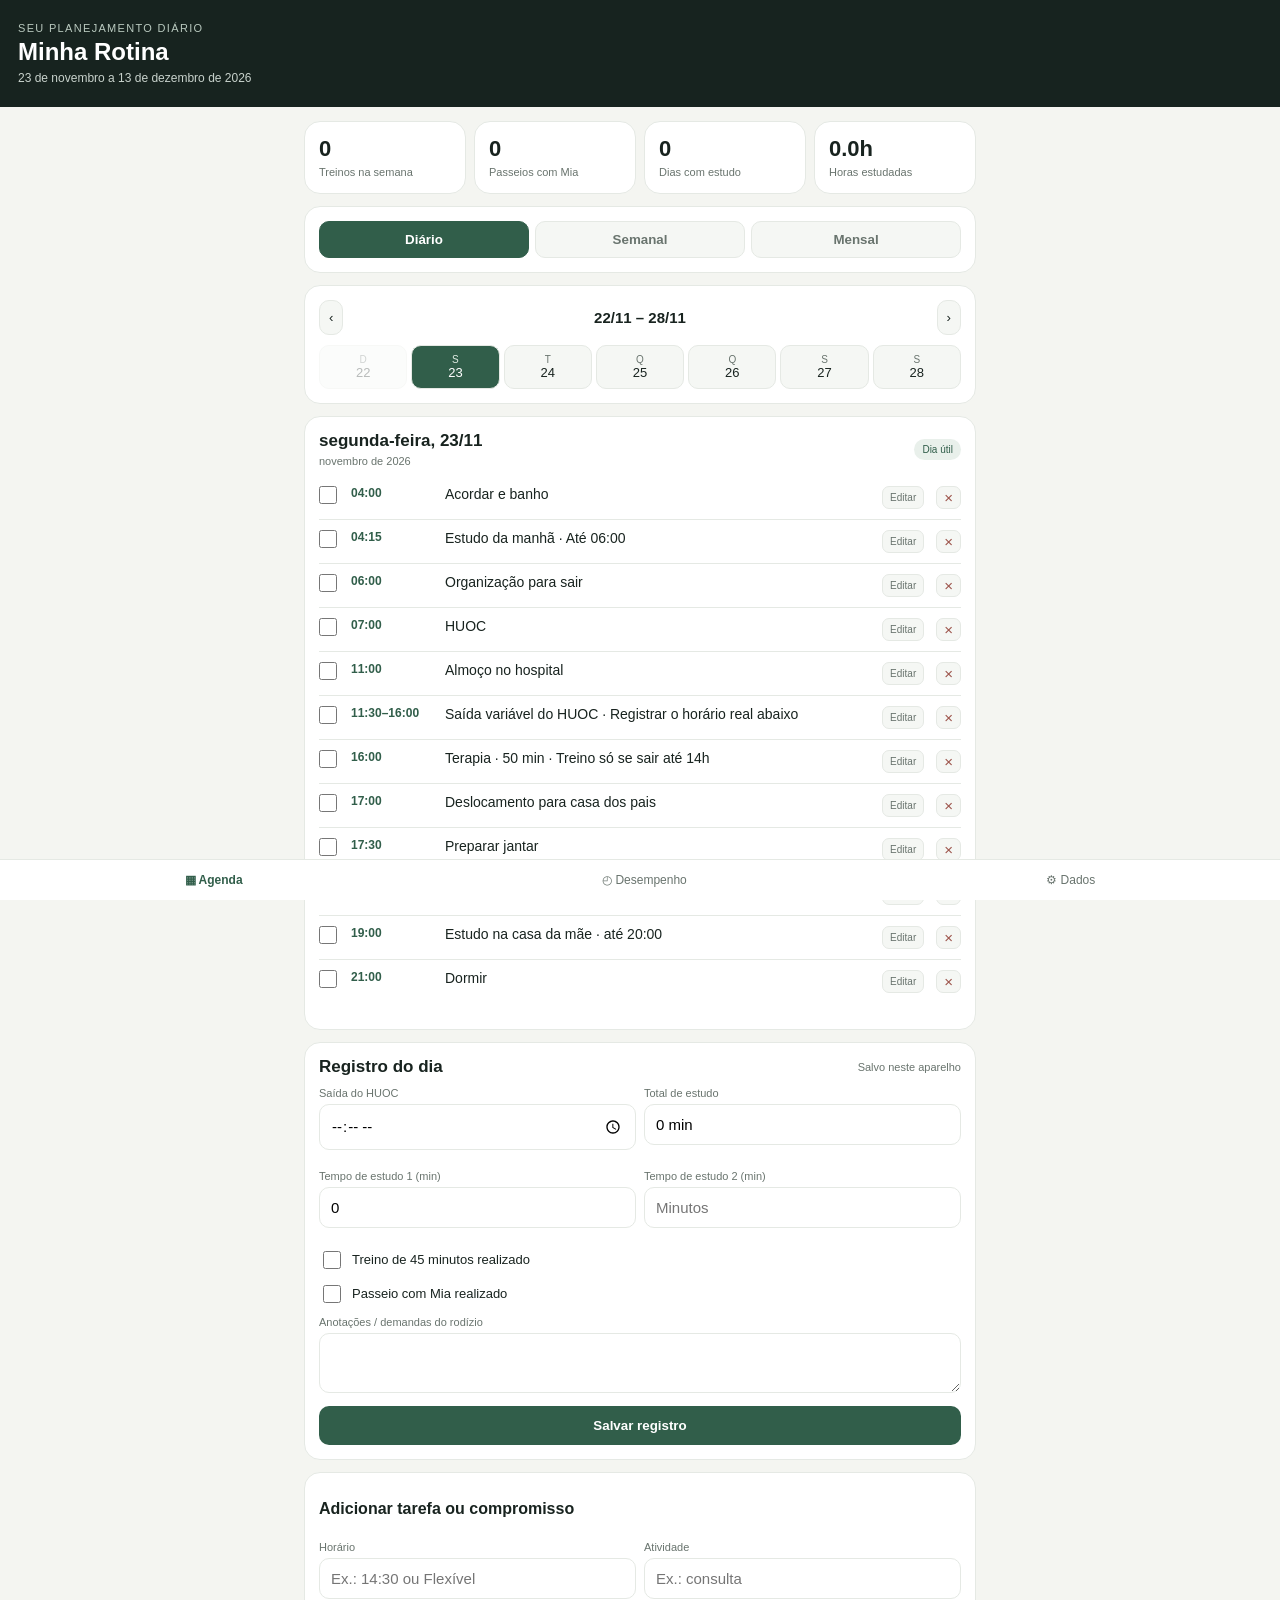
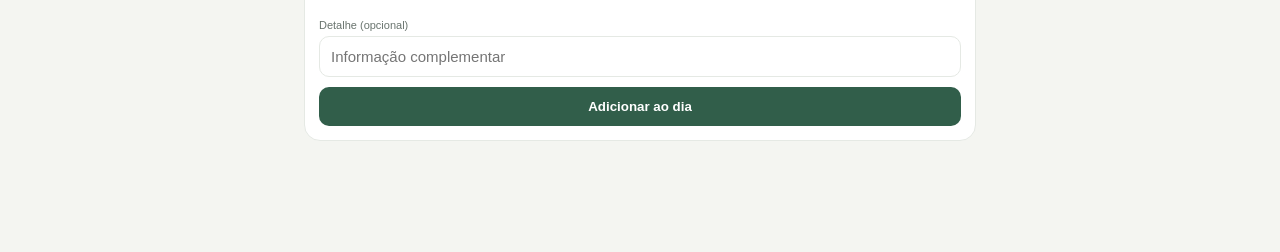
<file: minha-rotina/index.html>
<!doctype html>
<html lang="pt-BR"><head><meta charset="utf-8"><meta name="viewport" content="width=device-width,initial-scale=1,viewport-fit=cover"><meta name="theme-color" content="#17231f"><link rel="manifest" href="manifest.webmanifest"><title>Minha Rotina</title>
<style>
:root{--bg:#f4f5f1;--card:#fff;--ink:#18231f;--muted:#69746e;--line:#e5e9e4;--green:#315e4a;--soft:#e9f0eb;--amber:#8a6325}*{box-sizing:border-box}body{margin:0;background:var(--bg);color:var(--ink);font:15px -apple-system,BlinkMacSystemFont,sans-serif;padding-bottom:85px}header{background:#17231f;color:white;padding:22px 18px}.eyebrow{font-size:11px;letter-spacing:.12em;text-transform:uppercase;color:#b9c9bf}.brand{font-size:24px;font-weight:700;margin-top:4px}header p{font-size:12px;color:#c8d2cc;margin:5px 0 0}main{max-width:700px;margin:auto;padding:14px}.stats{display:grid;grid-template-columns:repeat(4,minmax(0,1fr));gap:8px;margin-bottom:12px}.stat,.panel{background:var(--card);border:1px solid var(--line);border-radius:16px;padding:14px}.stat b{display:block;font-size:22px}.stat span,.muted{font-size:11px;color:var(--muted)}.panel{margin-bottom:12px}.week{display:flex;justify-content:space-between;align-items:center;margin-bottom:10px}.week button,.day{border:1px solid var(--line);background:#f5f7f4;border-radius:10px;padding:9px;color:var(--ink)}.days{display:grid;grid-template-columns:repeat(7,1fr);gap:4px}.day{padding:8px 0;text-align:center;font-size:13px}.day small{display:block;color:var(--muted);font-size:10px}.day.active{background:var(--green);color:white}.day.active small{color:#e0ebe3}.day:disabled{opacity:.3}.heading{display:flex;justify-content:space-between;align-items:center}.heading h2{font-size:17px;margin:0}.tag{background:var(--soft);color:var(--green);padding:5px 8px;border-radius:20px;font-size:10px}.tag.warn{background:#f8f0df;color:var(--amber)}ul{list-style:none;padding:0;margin:8px 0 0}li{display:flex;gap:12px;padding:10px 0;border-bottom:1px solid var(--line);font-size:14px}li:last-child{border:0}.time{width:82px;color:var(--green);font-size:12px;font-weight:650;flex-shrink:0}.task-check{width:18px;height:18px;flex-shrink:0;accent-color:var(--green);margin:0 2px 0 0}.task-text{flex:1}.task-text.done{text-decoration:line-through;color:var(--muted)}.edit-task{border:1px solid var(--line);background:#f5f7f4;border-radius:7px;padding:5px 7px;color:var(--muted);font-size:10px;flex-shrink:0}.delete-task{font-size:15px;padding:2px 7px;color:#9b5148}.detail{display:block;color:var(--muted);font-size:11px;margin-top:3px}.field{margin:10px 0}.field label{display:block;font-size:11px;color:var(--muted);margin-bottom:5px}.field input,.field textarea{width:100%;padding:11px;border:1px solid var(--line);border-radius:10px;background:white;font:inherit}.field textarea{min-height:60px}.grid{display:grid;grid-template-columns:1fr 1fr;gap:8px}.check{display:flex;gap:8px;align-items:center;font-size:13px;margin:10px 0}.check input{accent-color:var(--green);width:18px;height:18px}.btn{background:var(--green);color:white;border:0;border-radius:10px;padding:12px 14px;width:100%;font-weight:650}.tabs{position:fixed;bottom:0;left:0;right:0;background:#fff;border-top:1px solid var(--line);display:flex;justify-content:space-around;padding:12px 5px calc(12px + env(safe-area-inset-bottom))}.tabs button{border:0;background:none;color:var(--muted);font-size:12px}.tabs button.active{color:var(--green);font-weight:700}.view{display:none}.view.active{display:block}.bar{height:8px;background:#edf0ec;border-radius:8px;margin-top:7px;overflow:hidden}.bar i{display:block;height:100%;background:var(--green)}.note{font-size:12px;line-height:1.5;color:var(--muted)}
.mode-switch{display:grid;grid-template-columns:repeat(3,1fr);gap:6px}.mode{border:1px solid var(--line);background:#f5f7f4;color:var(--muted);border-radius:10px;padding:10px;font-weight:600}.mode.active{background:var(--green);color:#fff;border-color:var(--green)}
.weekly-grid{display:grid;grid-template-columns:repeat(2,minmax(0,1fr));gap:8px}.week-card{border:1px solid var(--line);border-radius:12px;padding:11px;background:#fff;text-align:left;color:var(--ink);min-height:110px}.week-card.selected{border:2px solid var(--green);background:var(--soft)}.week-card strong{display:block;font-size:13px;margin-bottom:6px}.week-card small{display:block;color:var(--muted);font-size:11px;line-height:1.45;margin-top:3px}.month-head,.month-grid{display:grid;grid-template-columns:repeat(7,minmax(0,1fr));gap:4px}.month-head span{text-align:center;font-size:10px;color:var(--muted);padding:5px 0}.month-day{border:1px solid var(--line);border-radius:9px;min-height:44px;background:#fff;color:var(--ink);font-size:12px;position:relative}.month-day:disabled{opacity:.25}.month-day.selected{background:var(--green);color:white;border-color:var(--green)}.month-day.has-events:after{content:'';position:absolute;bottom:5px;left:50%;width:4px;height:4px;border-radius:50%;background:var(--green);transform:translateX(-50%)}.month-day.selected.has-events:after{background:#fff}@media(max-width:390px){.stats{grid-template-columns:repeat(2,minmax(0,1fr))}.weekly-grid{grid-template-columns:1fr}.week-card{min-height:unset}}
</style></head><body>
<header><div class="eyebrow">Seu planejamento diário</div><div class="brand">Minha Rotina</div><p>23 de novembro a 13 de dezembro de 2026</p></header>
<main>
<section id="agenda" class="view active"><div class="stats"><div class="stat"><b id="wk">0</b><span>Treinos na semana</span></div><div class="stat"><b id="miaWeek">0</b><span>Passeios com Mia</span></div><div class="stat"><b id="studyWeek">0</b><span>Dias com estudo</span></div><div class="stat"><b id="studyHoursWeek">0h</b><span>Horas estudadas</span></div></div>
<div class="panel"><div class="mode-switch"><button class="mode active" data-mode="daily">Diário</button><button class="mode" data-mode="weekly">Semanal</button><button class="mode" data-mode="monthly">Mensal</button></div></div>
<div id="dailyMode">
<div class="panel"><div class="week"><button id="prev">‹</button><b id="weekLabel"></b><button id="next">›</button></div><div class="days" id="days"></div></div>
<div class="panel"><div class="heading"><div><h2 id="dateTitle"></h2><span class="muted" id="dateSub"></span></div><span id="tag" class="tag">Dia útil</span></div><ul id="events"></ul><p class="note" id="dayHint"></p></div>
<div class="panel"><div class="heading"><h2>Registro do dia</h2><span class="muted">Salvo neste aparelho</span></div><div class="grid"><div class="field"><label>Saída do HUOC</label><input type="time" id="exit"></div><div class="field"><label>Total de estudo</label><input type="text" id="studyTotal" value="0 min" readonly></div></div><div class="grid"><div class="field"><label>Tempo de estudo 1 (min)</label><input type="number" min="0" id="study1" placeholder="Minutos"></div><div class="field"><label>Tempo de estudo 2 (min)</label><input type="number" min="0" id="study2" placeholder="Minutos"></div></div><label class="check"><input type="checkbox" id="workout"> Treino de 45 minutos realizado</label><label class="check"><input type="checkbox" id="mia"> Passeio com Mia realizado</label><div class="field"><label>Anotações / demandas do rodízio</label><textarea id="notes"></textarea></div><button class="btn" id="save">Salvar registro</button></div>
<div class="panel"><h2 style="font-size:16px">Adicionar tarefa ou compromisso</h2><div class="grid"><div class="field"><label>Horário</label><input type="text" id="newTime" placeholder="Ex.: 14:30 ou Flexível"></div><div class="field"><label>Atividade</label><input id="newTitle" placeholder="Ex.: consulta"></div></div><div class="field"><label>Detalhe (opcional)</label><input id="newDetail" placeholder="Informação complementar"></div><button class="btn" id="add">Adicionar ao dia</button></div></div>
<div id="weeklyMode" hidden><div class="panel"><div class="week"><button id="weekPrev">‹</button><b id="weeklyLabel"></b><button id="weekNext">›</button></div><div id="weeklyGrid" class="weekly-grid"></div></div></div>
<div id="monthlyMode" hidden><div class="panel"><div class="week"><button id="monthPrev">‹</button><b id="monthlyLabel"></b><button id="monthNext">›</button></div><div class="month-head"><span>Dom</span><span>Seg</span><span>Ter</span><span>Qua</span><span>Qui</span><span>Sex</span><span>Sáb</span></div><div id="monthlyGrid" class="month-grid"></div></div></div></section>
<section id="progress" class="view"><div class="panel"><h2 style="font-size:17px">Treinos por semana</h2><div id="weekly"></div></div><div class="panel"><h2 style="font-size:17px">Estudo por dia</h2><div id="history"></div></div></section>
<section id="data" class="view"><div class="panel"><h2 style="font-size:17px">Backup dos registros</h2><p class="note">Os dados ficam salvos neste navegador. Exporte um backup regularmente. Limpar os dados do Safari pode apagar os registros.</p><button class="btn" id="export">Exportar backup JSON</button><div class="field"><label>Importar backup</label><input type="file" id="import" accept="application/json"></div></div><div class="panel"><h2 style="font-size:17px">Instalar no iPhone</h2><p class="note">No Safari, abra este endereço, toque em Compartilhar e escolha “Adicionar à Tela de Início”.</p></div></section>
</main><nav class="tabs"><button class="active" data-tab="agenda">▦ Agenda</button><button data-tab="progress">◴ Desempenho</button><button data-tab="data">⚙ Dados</button></nav>
<script>
const start=new Date(2026,10,23),end=new Date(2026,11,13),names=['domingo','segunda-feira','terça-feira','quarta-feira','quinta-feira','sexta-feira','sábado'],short=['D','S','T','Q','Q','S','S'];const iso=d=>d.getFullYear()+'-'+String(d.getMonth()+1).padStart(2,'0')+'-'+String(d.getDate()).padStart(2,'0'),fmt=d=>String(d.getDate()).padStart(2,'0')+'/'+String(d.getMonth()+1).padStart(2,'0'),parse=s=>{let [y,m,d]=s.split('-').map(Number);return new Date(y,m-1,d)},within=d=>d>=start&&d<=end;let all=[];for(let d=new Date(start);d<=end;d.setDate(d.getDate()+1))all.push(new Date(d));
const ev=(t,title,detail='')=>({id:crypto.randomUUID?crypto.randomUUID():String(Date.now())+Math.random(),t,title,detail,done:false});const variableExit=()=>({...ev('11:30–16:00','Saída variável do HUOC','Registrar o horário real abaixo'),exitVariableTask:true});let data={};all.forEach(d=>{let w=d.getDay(),a=[];if(w>0&&w<6){a=[ev('04:00','Acordar e banho'),ev('04:15','Estudo da manhã','Até 06:00'),ev('06:00','Organização para sair'),ev('07:00','HUOC'),ev('11:00','Almoço no hospital'),variableExit()];if(w===1)a.push(ev('16:00','Terapia · 50 min','Treino só se sair até 14h'),ev('17:00','Deslocamento para casa dos pais'),ev('17:30','Preparar jantar'),ev('18:00','Passeio com Mia · até 18:45'),ev('19:00','Estudo na casa da mãe · até 20:00'),ev('21:00','Dormir'));else if(w===5)a.push(ev('Tarde','Livre ou estudo opcional'),ev('Noite','Livre · sem estudo obrigatório'));else a.push(ev('Após HUOC','Treino · 45 min','Flexível ao chegar em casa'),ev('17:00','Jantar e deslocamento para Mia','Deslocamento de 15 min'),ev('A combinar','Passeio com Mia'),ev('Noite','Estudo, se não antecipado'),ev('21:00','Dormir'));}else a=[ev('Flexível','Passeio com Mia (sugestão)'),ev('Flexível','Academia · 45 min (sugestão)'),ev('Flexível','Estudo do fim de semana','Meta total: 4 horas')];data[iso(d)]={events:a,study:0,workout:false,mia:false,exit:'',notes:''}});
function special(k,t,title,detail=''){data[k].events.push(ev(t,title,detail))}
special('2026-11-27','Noite','Tulio com Rafa · você livre','Estudar ou sair com amigas');special('2026-11-28','Dia','Tulio com Rafa · você livre','Priorizar estudo do fim de semana');special('2026-11-29','Dia','Você e Tulio','Programação a combinar');special('2026-12-04','Dia/noite','Você e Tulio','Noite livre');special('2026-12-05','Provisório','Provavelmente você e Tulio','A confirmar');special('2026-12-06','Provisório','Provavelmente Tulio com Rafa','A confirmar; bom dia para estudar');special('2026-12-11','Noite','Tulio com Rafa','Sexta: estudo pela manhã ou tarde');special('2026-12-12','Provisório','Provavelmente você e Tulio','A confirmar');special('2026-12-13','Provisório','Provavelmente Tulio com Rafa','A confirmar; bom dia para estudar');
let saved={};try{saved=JSON.parse(localStorage.getItem('minhaRotina2026')||'{}')}catch(e){}Object.keys(data).forEach(k=>{if(saved[k]){const base=data[k],prior=saved[k];let events=Array.isArray(prior.events)?prior.events:base.events;if(Array.isArray(prior.events)&&prior.events.length===0&&prior.eventsVersion!==1)events=base.events;events=events.map(e=>({...e,id:e.id||('task-'+k+'-'+Math.random().toString(36).slice(2)),...(e.title==='Saída variável do HUOC'&&e.detail==='Registrar o horário real abaixo'?{exitVariableTask:true}:{})}));data[k]={...base,...prior,events,eventsVersion:1};if(data[k].study1===undefined)data[k].study1=+data[k].study||0;if(data[k].study2===undefined)data[k].study2=0;data[k].study=(+data[k].study1||0)+(+data[k].study2||0)}else data[k].eventsVersion=1});let selected='2026-11-23',offset=0;const $=id=>document.getElementById(id),weekStart=d=>{let x=new Date(d);x.setDate(x.getDate()-x.getDay());return x},saveAll=()=>{Object.values(data).forEach(x=>{x.eventsVersion=1;x.events=x.events.map(e=>({...e,id:e.id||('task-'+Date.now()+'-'+Math.random().toString(36).slice(2))}))});localStorage.setItem('minhaRotina2026',JSON.stringify(data))};
function syncExitTask(key,x){const day=parse(key).getDay();x.events=x.events.filter(e=>!e.exitVariableTask);if(x.exit){let task=x.events.find(e=>e.exitTask&&e.id===x.exitTaskId)||x.events.find(e=>e.exitTask);if(!task){const manual=x.events.find(e=>e.title==='Saída do HUOC'&&!e.exitTask);if(manual){manual.t=x.exit;x.exitTaskId=null}else{task=ev(x.exit,'Saída do HUOC');task.exitTask=true;x.events.push(task);x.exitTaskId=task.id}}else{task.t=x.exit;x.exitTaskId=task.id}x.hideVariableExit=false}else{x.events=x.events.filter(e=>!e.exitTask);x.exitTaskId=null;if(day>0&&day<6&&!x.hideVariableExit&&!x.events.some(e=>e.title==='Saída variável do HUOC'))x.events.push(variableExit())}}
Object.entries(data).forEach(([key,x])=>syncExitTask(key,x));saveAll();
function render(){let d=parse(selected),ws=weekStart(d);$('weekLabel').textContent=fmt(ws)+' – '+fmt(new Date(ws.getFullYear(),ws.getMonth(),ws.getDate()+6));$('days').innerHTML='';for(let i=0;i<7;i++){let x=new Date(ws);x.setDate(x.getDate()+i);let b=document.createElement('button');b.className='day'+(iso(x)===selected?' active':'');b.disabled=!within(x);b.innerHTML='<small>'+short[x.getDay()]+'</small>'+x.getDate();b.onclick=()=>{selected=iso(x);render()};$('days').append(b)}
let x=data[selected];$('dateTitle').textContent=names[d.getDay()]+', '+fmt(d);$('dateSub').textContent=d.toLocaleDateString('pt-BR',{month:'long',year:'numeric'});let tentative=x.events.some(e=>e.t==='Provisório');$('tag').textContent=tentative?'A confirmar':(d.getDay()===0||d.getDay()===6?'Fim de semana':'Dia útil');$('tag').className='tag'+(tentative?' warn':'');$('events').innerHTML='';x.events.slice().sort((a,b)=>a.t.localeCompare(b.t)).forEach(e=>{let li=document.createElement('li');let check=document.createElement('input');check.type='checkbox';check.className='task-check';check.checked=!!e.done;check.setAttribute('aria-label','Concluir '+e.title);check.onchange=()=>{e.done=check.checked;saveAll();render()};let tm=document.createElement('span');tm.className='time';tm.textContent=e.t;let tx=document.createElement('span');tx.className='task-text'+(e.done?' done':'');tx.textContent=e.title+(e.detail?' · '+e.detail:'');let edit=document.createElement('button');edit.type='button';edit.textContent='Editar';edit.className='edit-task';edit.onclick=()=>{let nt=prompt('Horário da tarefa:',e.t);if(nt===null)return;let nn=prompt('Nome da tarefa:',e.title);if(nn===null)return;let nd=prompt('Detalhe (opcional):',e.detail||'');if(nd===null)return;if(!nn.trim())return alert('O nome da tarefa não pode ficar vazio.');if(e.exitVariableTask){e.exitVariableTask=false;x.hideVariableExit=true}if(e.exitTask){e.exitTask=false}e.t=nt.trim()||'Flexível';e.title=nn.trim();e.detail=nd.trim();x.eventsVersion=1;saveAll();render()};let del=document.createElement('button');del.type='button';del.textContent='×';del.className='edit-task delete-task';del.setAttribute('aria-label','Excluir tarefa');del.onclick=()=>{if(confirm('Excluir esta tarefa da rotina?')){if(e.exitVariableTask||e.title==='Saída variável do HUOC')x.hideVariableExit=true;if(e.exitTask){x.exit='';$('exit').value='';x.hideVariableExit=false;syncExitTask(selected,x)}x.events=x.events.filter(v=>v.id!==e.id);x.eventsVersion=1;saveAll();render()}};li.append(check,tm,tx,edit,del);$('events').append(li)});$('dayHint').textContent=x.exit?'Saída do HUOC registrada: '+x.exit:'';$('exit').value=x.exit||'';$('study1').value=x.study1??x.study??'';$('study2').value=x.study2||'';$('studyTotal').value=((+x.study1||0)+(+x.study2||0))+' min';$('workout').checked=!!x.workout;$('mia').checked=!!x.mia;$('notes').value=x.notes||'';renderWeekly();renderMonthly();totals()}
function renderWeekly(){let d=parse(selected),ws=weekStart(d),we=new Date(ws);we.setDate(we.getDate()+6);$('weeklyLabel').textContent=fmt(ws)+' – '+fmt(we);$('weeklyGrid').innerHTML='';for(let i=0;i<7;i++){let x=new Date(ws);x.setDate(x.getDate()+i);let k=iso(x);let card=document.createElement('button');card.className='week-card'+(k===selected?' selected':'');card.disabled=!within(x);let evs=within(x)?data[k].events.slice().sort((a,b)=>a.t.localeCompare(b.t)):[];card.innerHTML='<strong>'+names[x.getDay()]+' · '+fmt(x)+'</strong>'+(evs.length?evs.slice(0,4).map(e=>'<small>'+e.t+' · '+e.title+'</small>').join(''):'<small>Sem compromissos</small>')+(evs.length>4?'<small>+'+(evs.length-4)+' atividades</small>':'');card.onclick=()=>{selected=k;setMode('daily');render()};$('weeklyGrid').append(card)}}
function renderMonthly(){let d=parse(selected),year=d.getFullYear(),month=d.getMonth(),first=new Date(year,month,1),offset=first.getDay(),count=new Date(year,month+1,0).getDate();$('monthlyLabel').textContent=first.toLocaleDateString('pt-BR',{month:'long',year:'numeric'});$('monthlyGrid').innerHTML='';for(let i=0;i<offset;i++){let blank=document.createElement('span');$('monthlyGrid').append(blank)}for(let day=1;day<=count;day++){let x=new Date(year,month,day),k=iso(x),b=document.createElement('button');b.className='month-day'+(k===selected?' selected':'')+(within(x)&&data[k].events.length?' has-events':'');b.textContent=day;b.disabled=!within(x);b.onclick=()=>{selected=k;setMode('daily');render()};$('monthlyGrid').append(b)}}
function setMode(mode){document.querySelectorAll('[data-mode]').forEach(b=>b.classList.toggle('active',b.dataset.mode===mode));$('dailyMode').hidden=mode!=='daily';$('weeklyMode').hidden=mode!=='weekly';$('monthlyMode').hidden=mode!=='monthly';localStorage.setItem('minhaRotinaView',mode)}
function changeSelected(days){let d=parse(selected);d.setDate(d.getDate()+days);while(!within(d))d.setDate(d.getDate()+(days>0?-1:1));selected=iso(d);render()}
function totals(){let ws=weekStart(parse(selected)),we=new Date(ws);we.setDate(we.getDate()+7);let week=all.filter(d=>d>=ws&&d<we).map(d=>data[iso(d)]);$('wk').textContent=week.filter(x=>x.workout).length;$('miaWeek').textContent=week.filter(x=>x.mia).length;$('studyWeek').textContent=week.filter(x=>(+x.study1||0)+(+x.study2||0)>0).length;$('studyHoursWeek').textContent=(week.reduce((sum,x)=>sum+(+x.study1||0)+(+x.study2||0),0)/60).toFixed(1)+'h';let weeks={};all.forEach(d=>{let k=fmt(weekStart(d));(weeks[k]??=[]).push(data[iso(d)])});$('weekly').innerHTML=Object.entries(weeks).map(([k,a])=>{let n=a.filter(x=>x.workout).length;return '<p>'+k+': <b>'+n+'/4 treinos</b><div class="bar"><i style="width:'+Math.min(100,n/4*100)+'%"></i></div></p>'}).join('');$('history').innerHTML=all.map(d=>'<p style="display:flex;justify-content:space-between;border-bottom:1px solid var(--line);padding:6px 0;font-size:13px"><span>'+names[d.getDay()]+' '+fmt(d)+'</span><b>'+((data[iso(d)].study||0)/60).toFixed(1)+' h</b></p>').join('')}
$('prev').onclick=()=>move(-7);$('next').onclick=()=>move(7);function move(n){changeSelected(n)}$('weekPrev').onclick=()=>changeSelected(-7);$('weekNext').onclick=()=>changeSelected(7);$('monthPrev').onclick=()=>{let d=parse(selected);d.setMonth(d.getMonth()-1);if(d<start)d=new Date(start);selected=iso(d);render()};$('monthNext').onclick=()=>{let d=parse(selected);d.setMonth(d.getMonth()+1);if(d>end)d=new Date(end);selected=iso(d);render()};document.querySelectorAll('[data-mode]').forEach(b=>b.onclick=()=>setMode(b.dataset.mode));
$('study1').oninput=$('study2').oninput=()=>{$('studyTotal').value=(Math.max(0,+$('study1').value||0)+Math.max(0,+$('study2').value||0))+' min'};function autosaveField(id,fn){const update=()=>{let x=data[selected],hadExit=!!x.exit;fn(x,$(id).value);if(id==='exit'){if(hadExit&&!x.exit)x.hideVariableExit=false;syncExitTask(selected,x);saveAll();render()}else{saveAll();totals()}};$(id).addEventListener('input',update);$(id).addEventListener('change',update)}autosaveField('exit',(x,v)=>x.exit=v);autosaveField('study1',(x,v)=>{x.study1=Math.max(0,+v||0);x.study=(+x.study1||0)+(+x.study2||0)});autosaveField('study2',(x,v)=>{x.study2=Math.max(0,+v||0);x.study=(+x.study1||0)+(+x.study2||0)});autosaveField('notes',(x,v)=>x.notes=v);autosaveField('workout',(x)=>x.workout=$('workout').checked);autosaveField('mia',(x)=>x.mia=$('mia').checked);$('save').onclick=()=>{let x=data[selected];const hadExit=!!x.exit;x.exit=$('exit').value;if(hadExit&&!x.exit)x.hideVariableExit=false;syncExitTask(selected,x);x.study1=Math.max(0,+$('study1').value||0);x.study2=Math.max(0,+$('study2').value||0);x.study=x.study1+x.study2;x.workout=$('workout').checked;x.mia=$('mia').checked;x.notes=$('notes').value;saveAll();render();alert('Registro salvo neste aparelho.')};
$('add').onclick=()=>{let title=$('newTitle').value.trim();if(!title)return alert('Digite a atividade.');let time=$('newTime').value.trim()||'Flexível';let detail=$('newDetail').value.trim();data[selected].events.push(ev(time,title,detail));data[selected].eventsVersion=1;$('newTitle').value='';$('newTime').value='';$('newDetail').value='';saveAll();render()};
document.querySelectorAll('[data-tab]').forEach(b=>b.onclick=()=>{document.querySelectorAll('.view').forEach(v=>v.classList.toggle('active',v.id===b.dataset.tab));document.querySelectorAll('[data-tab]').forEach(t=>t.classList.toggle('active',t===b))});
$('export').onclick=()=>{let a=document.createElement('a'),u=URL.createObjectURL(new Blob([JSON.stringify(data,null,2)],{type:'application/json'}));a.href=u;a.download='backup-minha-rotina.json';a.click();URL.revokeObjectURL(u)};$('import').onchange=async e=>{try{let v=JSON.parse(await e.target.files[0].text());if(!v['2026-11-23'])throw 0;data=v;saveAll();render();alert('Backup importado.')}catch(_){alert('Arquivo inválido.')}};
if('serviceWorker'in navigator)navigator.serviceWorker.register('./sw.js').catch(()=>{});setMode(localStorage.getItem('minhaRotinaView')||'daily');render();
</script></body></html>
</file>
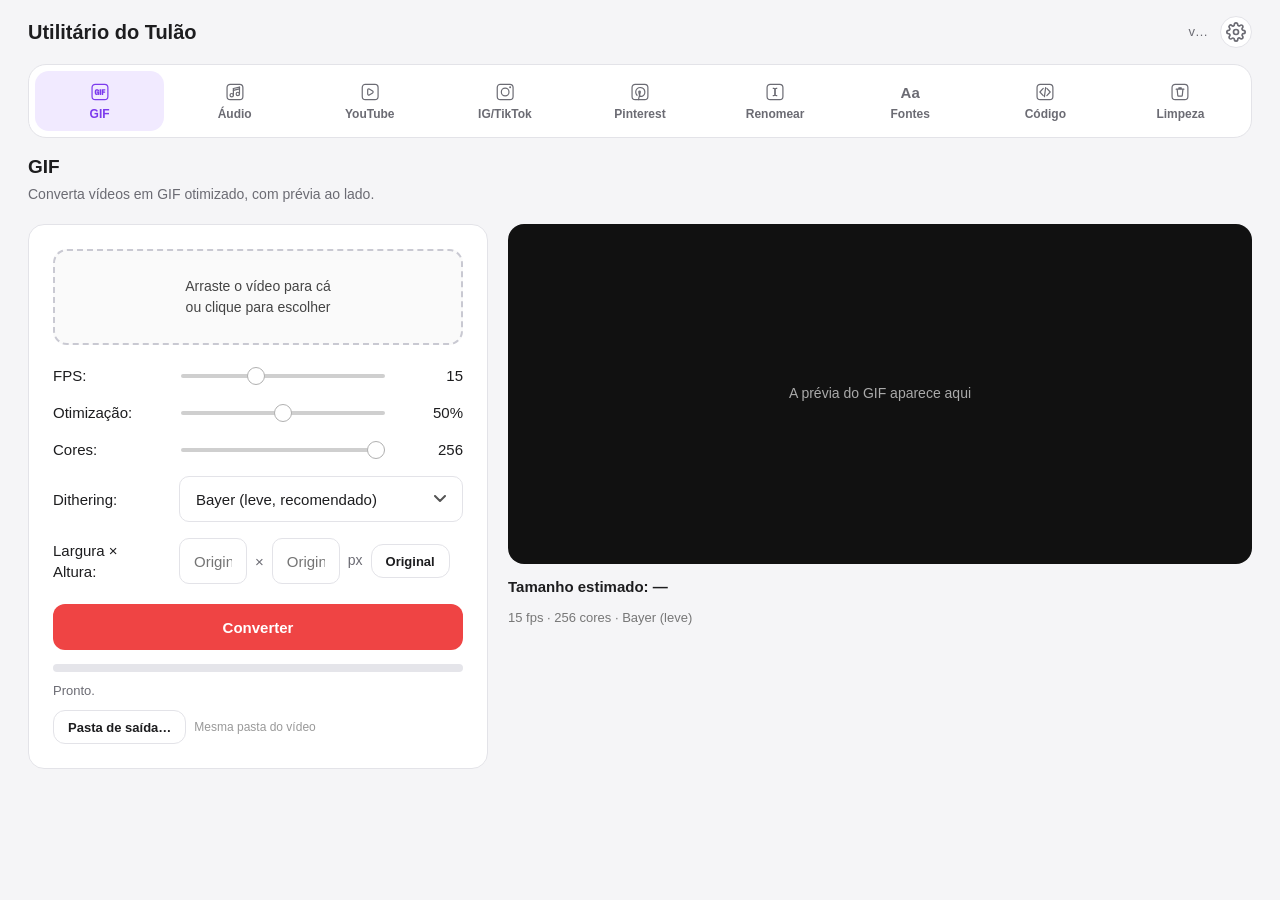
<file: web/index.html>
<!doctype html>
<html lang="pt-BR">
<head>
<meta charset="utf-8">
<title>Utilitário do Tulão</title>
<link rel="stylesheet" href="style.css">
</head>
<body>
<div id="app">

  <div class="cabecalho">
    <div class="marca">Utilitário do Tulão</div>
    <div class="cabecalho-direita">
      <div class="versao" id="versao-rodape">v…</div>
      <button type="button" class="btn-icone" id="btn-config" title="Cores da interface" aria-label="Cores da interface">
        <svg width="20" height="20" viewBox="0 0 24 24" fill="none" stroke="currentColor" stroke-width="2" stroke-linecap="round" stroke-linejoin="round">
          <circle cx="12" cy="12" r="3"/>
          <path d="M19.4 15a1.65 1.65 0 0 0 .33 1.82l.06.06a2 2 0 1 1-2.83 2.83l-.06-.06a1.65 1.65 0 0 0-1.82-.33 1.65 1.65 0 0 0-1 1.51V21a2 2 0 0 1-4 0v-.09A1.65 1.65 0 0 0 9 19.4a1.65 1.65 0 0 0-1.82.33l-.06.06a2 2 0 1 1-2.83-2.83l.06-.06a1.65 1.65 0 0 0 .33-1.82 1.65 1.65 0 0 0-1.51-1H3a2 2 0 0 1 0-4h.09A1.65 1.65 0 0 0 4.6 9a1.65 1.65 0 0 0-.33-1.82l-.06-.06a2 2 0 1 1 2.83-2.83l.06.06a1.65 1.65 0 0 0 1.82.33H9a1.65 1.65 0 0 0 1-1.51V3a2 2 0 0 1 4 0v.09a1.65 1.65 0 0 0 1 1.51 1.65 1.65 0 0 0 1.82-.33l.06-.06a2 2 0 1 1 2.83 2.83l-.06.06a1.65 1.65 0 0 0-.33 1.82V9a1.65 1.65 0 0 0 1.51 1H21a2 2 0 0 1 0 4h-.09a1.65 1.65 0 0 0-1.51 1z"/>
        </svg>
      </button>
    </div>
  </div>

  <nav class="nav" id="nav">
    <button type="button" class="aba-btn ativa" data-aba="gif">
      <svg width="22" height="22" viewBox="0 0 91.67 91.67" fill="none">
        <rect x="12.72" y="13.84" width="65.96" height="64" rx="13.26" ry="13.26" stroke="currentColor" stroke-width="5"/>
        <path fill="currentColor" stroke="none" d="M38.8,57.95c-.79,0-1.47-.56-1.63-1.33h0c-1.04,1.04-2.79,1.63-5.1,1.63-3.68,0-5.9-1.36-7.15-4-.98-2.08-1.1-5.25-1.1-7.98,0-2.58.21-5.66,1.07-7.68.98-2.19,3.32-4.51,8.36-4.51s7.59,2.34,8.42,4.92c.16.45.28,1.21.36,2.05.09.97-.68,1.81-1.65,1.81h-3.14c-.78,0-1.44-.57-1.6-1.33-.06-.31-.14-.62-.23-.89-.3-.74-1.04-1.27-2.02-1.27-1.13,0-1.84.33-2.25,1.25-.47,1.27-.62,3.5-.62,5.69s.24,4.54.56,5.43c.33,1.07,1.1,1.6,2.58,1.6s2.49-.71,2.55-2.08v-.53c0-.92-.74-1.66-1.66-1.66h-.09c-.92,0-1.66-.74-1.66-1.66v-1.66c0-.92.74-1.66,1.66-1.66h6.14c.92,0,1.66.74,1.66,1.66v6.35c0,1.5.02,3.06.03,4.19.01.93-.73,1.68-1.66,1.68h-1.85Z"/>
        <path fill="currentColor" stroke="none" d="M44.03,56.29v-20.25c0-.92.74-1.66,1.66-1.66h3.38c.92,0,1.66.74,1.66,1.66v20.25c0,.92-.74,1.66-1.66,1.66h-3.38c-.92,0-1.66-.74-1.66-1.66Z"/>
        <path fill="currentColor" stroke="none" d="M59.36,41.58v.36c0,.92.74,1.66,1.66,1.66h4.74c.92,0,1.66.74,1.66,1.66v2.17c0,.92-.74,1.66-1.66,1.66h-4.74c-.92,0-1.66.74-1.66,1.66v5.55c0,.92-.74,1.66-1.66,1.66h-3.14c-.92,0-1.66-.74-1.66-1.66v-20.25c0-.92.74-1.66,1.66-1.66h11.8c.92,0,1.66.74,1.66,1.66v2.22c0,.92-.74,1.66-1.66,1.66h-5.34c-.92,0-1.66.74-1.66,1.66Z"/>
      </svg>
      <span class="rotulo">GIF</span>
    </button>
    <button type="button" class="aba-btn" data-aba="audio">
      <svg width="22" height="22" viewBox="0 0 91.67 91.67" fill="none" stroke="currentColor" stroke-width="5" stroke-linecap="round" stroke-linejoin="round">
        <rect x="12.72" y="13.84" width="65.96" height="64" rx="13.26" ry="13.26"/>
        <circle cx="32.16" cy="59.16" r="6.98"/>
        <circle cx="57.5" cy="53.91" r="6.98"/>
        <line x1="39.14" y1="59.16" x2="39.14" y2="31.17"/>
        <line x1="64.5" y1="53.52" x2="64.5" y2="25.53"/>
        <line x1="39.14" y1="31.17" x2="64.5" y2="25.53"/>
        <line x1="39.14" y1="38.74" x2="64.5" y2="33.11"/>
      </svg>
      <span class="rotulo">Áudio</span>
    </button>
    <button type="button" class="aba-btn" data-aba="youtube">
      <svg width="22" height="22" viewBox="0 0 91.67 91.67" fill="none" stroke="currentColor" stroke-width="5" stroke-linecap="round" stroke-linejoin="round">
        <path d="M36.19,37.45v16.78c0,3.37,3.68,5.45,6.57,3.72l13.98-8.39c2.81-1.68,2.81-5.75,0-7.44l-13.98-8.39c-2.89-1.73-6.57.35-6.57,3.72Z"/>
        <rect x="13.53" y="13.84" width="65.96" height="64" rx="13.26" ry="13.26"/>
      </svg>
      <span class="rotulo">YouTube</span>
    </button>
    <button type="button" class="aba-btn" data-aba="social">
      <svg width="22" height="22" viewBox="0 0 91.67 91.67" fill="none" stroke="currentColor" stroke-width="5" stroke-linecap="round" stroke-linejoin="round">
        <rect x="13.53" y="13.84" width="65.96" height="64" rx="13.26" ry="13.26"/>
        <circle cx="67.19" cy="26.01" r="4.01" fill="currentColor" stroke="none"/>
        <circle cx="46.51" cy="45.84" r="15.96"/>
      </svg>
      <span class="rotulo">IG/TikTok</span>
    </button>
    <button type="button" class="aba-btn" data-aba="pinterest">
      <svg width="22" height="22" viewBox="0 0 91.67 91.67" fill="none" stroke="currentColor" stroke-width="5" stroke-linecap="round" stroke-linejoin="round">
        <path d="M39.49,77.84l7.52-31.7c.39-1.65-.6-3.31-2.23-3.76h0c-2.11-.57-4.15,1.14-3.95,3.32l2.32,11.28c.63,3.05,2.64,5.71,5.54,6.84,1.3.51,2.8.73,4.44.33.25-.06.46-.12.64-.19,7.71-2.94,13.02-10.75,12.18-19.67s-7.93-16.09-16.78-17.08c-11.51-1.28-21.25,7.69-21.25,18.94,0,5.24,2.11,9.98,5.53,13.42"/>
        <rect x="12.72" y="13.84" width="65.96" height="64" rx="13.26" ry="13.26"/>
      </svg>
      <span class="rotulo">Pinterest</span>
    </button>
    <button type="button" class="aba-btn" data-aba="renomear">
      <svg width="22" height="22" viewBox="0 0 91.67 91.67" fill="none" stroke="currentColor" stroke-width="5" stroke-linejoin="round">
        <path stroke-linecap="square" d="M52.71,30.65h-1.93c-2.73,0-4.94,2.21-4.94,4.94v20.49c0,2.73,2.21,4.94,4.94,4.94h1.93"/>
        <path stroke-linecap="square" d="M38.96,30.65h1.93c2.73,0,4.94,2.21,4.94,4.94v20.49c0,2.73-2.21,4.94-4.94,4.94h-1.93"/>
        <rect stroke-linecap="round" x="12.86" y="13.84" width="65.96" height="64" rx="13.26" ry="13.26"/>
      </svg>
      <span class="rotulo">Renomear</span>
    </button>
    <button type="button" class="aba-btn" data-aba="fontes">
      <div class="aa">Aa</div>
      <span class="rotulo">Fontes</span>
    </button>
    <button type="button" class="aba-btn" data-aba="codigo">
      <svg width="22" height="22" viewBox="0 0 91.67 91.67" fill="none" stroke="currentColor" stroke-width="5" stroke-linecap="round" stroke-linejoin="round">
        <rect x="12.72" y="13.84" width="65.96" height="64" rx="13.26" ry="13.26"/>
        <polyline points="38.5,31 24.5,45.84 38.5,60.67"/>
        <polyline points="53.5,31 67.5,45.84 53.5,60.67"/>
        <line x1="48.5" y1="27" x2="43.5" y2="65"/>
      </svg>
      <span class="rotulo">Código</span>
    </button>
    <button type="button" class="aba-btn" data-aba="limpeza">
      <svg width="22" height="22" viewBox="0 0 91.67 91.67" fill="none" stroke="currentColor" stroke-width="5" stroke-linecap="round" stroke-linejoin="round">
        <rect x="12.72" y="13.84" width="65.96" height="64" rx="13.26" ry="13.26"/>
        <path d="M30 34h32M41 34v-5h10v5M34 34l2.5 26a3 3 0 0 0 3 2.7h12.9a3 3 0 0 0 3-2.7L58 34"/>
      </svg>
      <span class="rotulo">Limpeza</span>
    </button>
  </nav>

  <main class="main tulao-scroll">

    <!-- ============================================================ GIF -->
    <section class="pagina ativa" id="pagina-gif">
      <div class="titulo-pagina">
        <div class="t">GIF</div>
        <div class="s">Converta vídeos em GIF otimizado, com prévia ao lado.</div>
      </div>
      <div class="duas-colunas">
        <div class="card">
          <div id="gif-dropzone" class="dropzone">
            <div class="txt" id="gif-dropzone-txt">Arraste o vídeo para cá&#10;ou clique para escolher</div>
          </div>

          <div class="opcao-linha">
            <div class="rotulo">FPS:</div>
            <div class="campo" id="gif-fps-slider"></div>
          </div>
          <div class="opcao-linha">
            <div class="rotulo">Otimização:</div>
            <div class="campo" id="gif-otim-slider"></div>
          </div>
          <div class="opcao-linha">
            <div class="rotulo">Cores:</div>
            <div class="campo" id="gif-cores-slider"></div>
          </div>
          <div class="opcao-linha">
            <div class="rotulo">Dithering:</div>
            <div class="campo" id="gif-dither-dd" style="max-width:290px"></div>
          </div>
          <div class="opcao-linha" style="margin-bottom:20px">
            <div class="rotulo">Largura × Altura:</div>
            <div class="campo linha-flex">
              <input type="text" id="gif-largura" value="" placeholder="Original" style="width:68px;text-align:center">
              <span style="color:var(--texto-secundario)">×</span>
              <input type="text" id="gif-altura" value="" placeholder="Original" style="width:68px;text-align:center">
              <span style="font-size:14px;color:var(--texto-secundario)">px</span>
              <button class="btn secundario pequeno" id="gif-original">Original</button>
            </div>
          </div>

          <button class="btn bloco" id="gif-converter">Converter</button>
          <div class="progresso"><div class="barra" id="gif-barra"></div></div>
          <div class="status" id="gif-status">Pronto.</div>
          <div class="linha-flex" style="margin-top:10px">
            <button class="btn secundario pequeno" id="gif-escolher-pasta">Pasta de saída…</button>
            <span class="pista texto-truncado" id="gif-pasta-txt">Mesma pasta do vídeo</span>
          </div>
        </div>

        <div class="previa-coluna">
          <div class="caixa-escura" id="gif-caixa">A prévia do GIF aparece aqui</div>
          <div class="previa-tamanho" id="gif-tamanho">Tamanho estimado: —</div>
          <div class="previa-detalhe" id="gif-detalhe">12 fps · 256 cores · Bayer (leve)</div>
          <button class="btn secundario pequeno" id="gif-abrir-pasta" style="display:none;align-self:flex-start">Mostrar no Finder</button>
        </div>
      </div>
    </section>

    <!-- ========================================================== ÁUDIO -->
    <section class="pagina" id="pagina-audio">
      <div class="titulo-pagina">
        <div class="t">Áudio</div>
        <div class="s">Converta entre WAV, MP3, OPUS, OGG e OGA.</div>
      </div>
      <div class="card" style="width:460px">
        <div id="audio-dropzone" class="dropzone">
          <div class="txt" id="audio-dropzone-txt">Arraste o áudio para cá&#10;ou clique para escolher</div>
        </div>

        <div style="font-size:15px;font-weight:700;color:var(--texto);margin-bottom:10px">Converter para:</div>
        <div id="audio-formato-dd" style="margin-bottom:18px"></div>

        <div class="opcao-linha">
          <div class="rotulo">Bitrate:</div>
          <div class="campo" id="audio-bitrate-slider"></div>
        </div>

        <div style="font-size:15px;color:var(--texto);margin-bottom:10px">Taxa de amostragem:</div>
        <div id="audio-taxa-dd" style="margin-bottom:20px"></div>

        <button class="btn bloco" id="audio-converter">Converter</button>
        <div class="progresso"><div class="barra" id="audio-barra"></div></div>
        <div class="status" id="audio-status" style="margin-bottom:16px">Pronto.</div>
        <div class="linha-flex">
          <button class="btn secundario pequeno" id="audio-escolher-pasta">Pasta de saída…</button>
          <span class="pista texto-truncado" id="audio-pasta-txt">Mesma pasta do arquivo</span>
        </div>
      </div>
    </section>

    <!-- ======================================================== YOUTUBE -->
    <section class="pagina" id="pagina-youtube">
      <div class="titulo-pagina">
        <div class="t">YouTube</div>
        <div class="s">Baixe vídeos do YouTube em MP4, na resolução escolhida.</div>
      </div>
      <div class="duas-colunas">
        <div class="card">
          <div style="font-size:15px;color:var(--texto);margin-bottom:8px">Link do YouTube:</div>
          <div class="linha-flex" style="margin-bottom:18px">
            <input type="url" id="youtube-url" placeholder="https://..." class="flex-1">
            <button class="btn secundario" id="youtube-colar">Colar</button>
            <button class="btn" id="youtube-buscar">Buscar</button>
          </div>

          <div class="opcao-linha">
            <div class="rotulo">Resolução:</div>
            <div class="campo" id="youtube-resolucao-dd" style="max-width:290px"></div>
          </div>
          <div class="opcao-linha" style="margin-bottom:20px">
            <div class="rotulo">Salvar em:</div>
            <div class="campo linha-flex espaco">
              <span class="flex-1 pista texto-truncado" id="youtube-pasta-txt">Escolha a pasta…</span>
              <button class="btn secundario pequeno" id="youtube-escolher-pasta">Escolher...</button>
            </div>
          </div>

          <button class="btn bloco" id="youtube-baixar">Baixar</button>
          <div class="progresso"><div class="barra" id="youtube-barra"></div></div>
          <div class="status" id="youtube-status" style="margin-bottom:12px"></div>
          <button class="btn secundario pequeno" id="youtube-atualizar-ferramenta" style="margin-bottom:10px">Atualizar baixador</button>
          <div class="pista">Use o baixador apenas para conteúdo que você tenha autorização para baixar.</div>
        </div>

        <div class="caixa-escura" id="youtube-caixa">Busque um vídeo para ver os detalhes</div>
      </div>
    </section>

    <!-- ========================================================= SOCIAL -->
    <section class="pagina" id="pagina-social">
      <div class="titulo-pagina">
        <div class="t">Instagram / TikTok</div>
        <div class="s">Baixe vídeos (e fotos de carrossel) do Instagram e do TikTok.</div>
      </div>
      <div class="duas-colunas">
        <div class="card">
          <div style="font-size:15px;color:var(--texto);margin-bottom:8px">Link do Instagram ou TikTok:</div>
          <div class="linha-flex" style="margin-bottom:20px">
            <input type="url" id="social-url" placeholder="https://..." class="flex-1">
            <button class="btn secundario" id="social-colar">Colar</button>
            <button class="btn" id="social-buscar">Buscar</button>
          </div>

          <div class="opcao-linha" style="margin-bottom:20px">
            <div class="rotulo">Salvar em:</div>
            <div class="campo linha-flex espaco">
              <span class="flex-1 pista texto-truncado" id="social-pasta-txt">Escolha a pasta…</span>
              <button class="btn secundario pequeno" id="social-escolher-pasta">Escolher...</button>
            </div>
          </div>

          <button class="btn bloco" id="social-baixar">Baixar</button>
          <div class="progresso"><div class="barra" id="social-barra"></div></div>
          <div class="status" id="social-status" style="margin-bottom:12px"></div>
          <button class="btn secundario pequeno" id="social-atualizar-ferramenta" style="margin-bottom:10px">Atualizar baixador</button>
          <div class="pista">Se um link parar de funcionar, o site pode ter mudado algo; tente o botão acima.</div>
        </div>

        <div class="caixa-escura" id="social-caixa">Cole um link e clique em Buscar</div>
      </div>
    </section>

    <!-- ====================================================== PINTEREST -->
    <section class="pagina" id="pagina-pinterest">
      <div class="titulo-pagina">
        <div class="t">Pinterest</div>
        <div class="s">Baixe as imagens de um board, na maior qualidade disponível.</div>
      </div>
      <div class="duas-colunas">
        <div class="card">
          <div style="font-size:15px;color:var(--texto);margin-bottom:8px">Link do board do Pinterest:</div>
          <div class="linha-flex" style="margin-bottom:14px">
            <input type="url" id="pinterest-url" placeholder="https://..." class="flex-1">
            <button class="btn secundario" id="pinterest-colar">Colar</button>
            <button class="btn" id="pinterest-buscar">Buscar</button>
          </div>

          <div class="opcao-linha" style="margin-bottom:10px">
            <div class="rotulo">Salvar em:</div>
            <div class="campo linha-flex espaco">
              <span class="flex-1 pista texto-truncado" id="pinterest-pasta-txt">Escolha a pasta…</span>
              <button class="btn secundario pequeno" id="pinterest-escolher-pasta">Escolher...</button>
            </div>
          </div>
          <div class="pista" style="margin-bottom:20px">As imagens são salvas numa subpasta com o nome do board.</div>

          <button class="btn bloco" id="pinterest-baixar">Baixar todas as imagens</button>
          <div class="progresso"><div class="barra" id="pinterest-barra"></div></div>
          <div class="pista" id="pinterest-status"></div>
        </div>

        <div class="previa-coluna">
          <div class="caixa-escura" id="pinterest-caixa" style="min-height:280px">
            <svg width="44" height="44" viewBox="0 0 24 24" fill="none" stroke="#aaaaaa" stroke-width="2" stroke-linecap="round" stroke-linejoin="round"><circle cx="12" cy="9" r="5.5"/><polygon points="7.2,12.5 16.8,12.5 12,20" fill="#aaaaaa" stroke="none"/></svg>
          </div>
          <div class="previa-tamanho" id="pinterest-titulo">Cole um link e clique em Buscar</div>
          <div class="grid-thumbs" id="pinterest-grid"></div>
        </div>
      </div>
    </section>

    <!-- ======================================================= RENOMEAR -->
    <section class="pagina" id="pagina-renomear">
      <div class="titulo-pagina">
        <div class="t">Renomear</div>
        <div class="s">Monte o nome por blocos: arraste a alça para reordenar, use [+] e [×] para adicionar ou remover.</div>
      </div>
      <div class="renomear-grid" id="renomear-grid">
        <div class="card renomear-navegador" id="renomear-navegador" style="padding:18px">
          <div style="font-size:15px;font-weight:700;color:var(--texto);margin-bottom:10px">Navegador de arquivos</div>
          <div class="pista" id="renomear-pasta-atual" style="margin-bottom:10px">Nenhuma pasta selecionada</div>
          <div class="linha-flex" style="gap:8px;margin-bottom:10px">
            <button class="btn secundario flex-1" id="renomear-escolher-pasta" style="margin-bottom:0">Pasta</button>
            <button class="btn secundario flex-1" id="renomear-escolher-arquivos" style="margin-bottom:0">Arquivos</button>
          </div>
          <input type="text" id="renomear-filtro" placeholder="Filtrar por nome…" style="width:100%;margin-bottom:10px">
          <div class="lista-arquivos" id="renomear-lista"></div>
          <div class="renomear-resize-h" id="renomear-resize-h" title="Arraste para redimensionar"></div>
        </div>
        <div class="renomear-resize-v" id="renomear-resize-v" title="Arraste para redimensionar"></div>

        <div style="display:flex;flex-direction:column;gap:16px">
          <div class="subabas">
            <button class="subaba-btn ativa" data-sub="montar">Montar novo nome</button>
            <button class="subaba-btn" data-sub="retirar">Retirar trecho</button>
            <button class="subaba-btn" data-sub="substituir">Substituir trecho</button>
          </div>

          <div class="card" id="renomear-sub-montar">
            <div class="construtor-dica">Monte o nome por blocos. Arraste a alça (⠿) para reordenar; use os [+] para inserir um bloco novo e o [×] dentro do bloco para remover.</div>
            <div class="construtor" id="renomear-construtor"></div>
          </div>

          <div class="card" id="renomear-sub-retirar" style="display:none">
            <div class="construtor-dica">Remove um trecho de texto do nome dos arquivos selecionados.</div>
            <div style="font-size:14px;color:var(--texto);margin-bottom:6px">Buscar por:</div>
            <input type="text" id="retirar-buscar" placeholder="Ex.: IMG_" style="width:100%;margin-bottom:14px">
            <label class="checkbox-linha"><input type="checkbox" id="retirar-case"> Diferenciar maiúsculas/minúsculas</label>
          </div>

          <div class="card" id="renomear-sub-substituir" style="display:none">
            <div class="construtor-dica">Troca um trecho de texto por outro no nome dos arquivos selecionados.</div>
            <div class="linha-flex" style="align-items:flex-start;gap:14px;margin-bottom:14px">
              <div class="flex-1">
                <div style="font-size:14px;color:var(--texto);margin-bottom:6px">Buscar por:</div>
                <input type="text" id="subst-buscar" placeholder="Ex.: foto" style="width:100%">
              </div>
              <div class="flex-1">
                <div style="font-size:14px;color:var(--texto);margin-bottom:6px">Substituir por:</div>
                <input type="text" id="subst-trocar" placeholder="Ex.: pic" style="width:100%">
              </div>
            </div>
            <label class="checkbox-linha"><input type="checkbox" id="subst-case"> Diferenciar maiúsculas/minúsculas</label>
          </div>

          <div class="opcoes-preview-grid">
            <div class="card" style="padding:18px">
              <div style="font-size:14px;font-weight:700;color:var(--texto);margin-bottom:10px">Opções</div>
              <label class="checkbox-linha" style="margin-bottom:14px"><input type="checkbox" id="renomear-manter-ext" checked> Manter extensão</label>
              <button class="btn secundario bloco" id="renomear-resetar">Resetar</button>
            </div>
            <div class="card" style="padding:18px">
              <div style="font-size:14px;font-weight:700;color:var(--texto);margin-bottom:10px">Pré-visualização</div>
              <div class="previa-wrap">
                <table class="previa">
                  <thead><tr><td>Nome atual</td><td>Novo nome</td></tr></thead>
                  <tbody id="renomear-tabela-corpo"></tbody>
                </table>
              </div>
              <button class="btn bloco" id="renomear-aplicar" style="margin-bottom:0">Renomear arquivos</button>
            </div>
          </div>
          <div class="status" id="renomear-status"></div>
        </div>
      </div>
    </section>

    <!-- ========================================================= FONTES -->
    <section class="pagina" id="pagina-fontes">
      <div class="titulo-pagina">
        <div class="t">Fontes</div>
        <div class="s">Corrige os metadados internos (família/estilo) de arquivos de fonte, sem depender do nome do arquivo.</div>
      </div>
      <div class="card" style="max-width:780px">
        <div class="linha-flex" style="margin-bottom:18px">
          <div style="font-size:15px;color:var(--texto);flex-shrink:0">Família:</div>
          <input type="text" id="fontes-familia" placeholder="Nome da família" class="flex-1">
          <button class="btn secundario" id="fontes-selecionar">Selecionar fontes…</button>
          <button class="btn secundario" id="fontes-limpar">Limpar</button>
        </div>

        <div class="previa-wrap">
          <table class="fontes">
            <thead><tr><td style="flex:2">Arquivo</td><td>Peso</td><td>Subfamília</td></tr></thead>
            <tbody id="fontes-tabela-corpo"></tbody>
          </table>
        </div>

        <div class="linha-flex" style="margin-bottom:18px">
          <span class="flex-1 pista" id="fontes-pasta-txt">Saída: pasta ao lado das fontes</span>
          <button class="btn secundario pequeno" id="fontes-escolher-pasta">Escolher saída…</button>
        </div>

        <button class="btn bloco" id="fontes-corrigir" style="margin-bottom:0">Corrigir fontes</button>
        <div class="status" id="fontes-status" style="margin-top:10px"></div>
      </div>
    </section>

    <!-- ========================================================= CÓDIGO -->
    <section class="pagina" id="pagina-codigo">
      <div class="titulo-pagina">
        <div class="t">Código</div>
        <div class="s">Ferramentas de transformação de código. Vou adicionando novas aqui ao lado conforme forem pedidas.</div>
      </div>

      <div class="subabas" id="codigo-subabas">
        <button class="subaba-btn ativa" data-codigo-sub="embed-vimeo-behance">Embed Vimeo Behance</button>
      </div>

      <div class="card codigo-ferramenta ativa" id="codigo-sub-embed-vimeo-behance" style="max-width:880px">
        <div class="construtor-dica">Cole o &lt;iframe&gt; de embed do Vimeo (Behance usa o mesmo player). O código gerado troca os parâmetros por <code>background=1</code>, pronto pra rodar em loop sem controles.</div>

        <div style="font-size:13px;font-weight:700;color:var(--texto);margin-bottom:6px">Código original</div>
        <textarea id="codigo-evb-entrada" placeholder="Cole aqui o &lt;iframe src=&quot;https://player.vimeo.com/video/...&quot; ...&gt;&lt;/iframe&gt;" rows="4" style="width:100%;margin-bottom:16px;font-family:ui-monospace, Menlo, monospace;font-size:12.5px"></textarea>

        <div style="font-size:13px;font-weight:700;color:var(--texto);margin-bottom:6px">Código gerado</div>
        <textarea id="codigo-evb-saida" placeholder="O código gerado aparece aqui" rows="2" readonly style="width:100%;margin-bottom:14px;font-family:ui-monospace, Menlo, monospace;font-size:12.5px"></textarea>

        <button class="btn secundario" id="codigo-evb-copiar" disabled>Copiar código</button>
        <div class="status" id="codigo-evb-status" style="margin-top:10px"></div>
      </div>
    </section>

    <!-- ======================================================== LIMPEZA -->
    <section class="pagina" id="pagina-limpeza">
      <div class="titulo-pagina">
        <div class="t">Limpeza</div>
        <div class="s">Veja o que ocupa espaço de verdade no Mac e devolva pro Drive e pro Dropbox o que não precisa estar baixado.</div>
      </div>

      <div class="limpeza-topo">
        <div class="card limpeza-disco">
          <div class="limpeza-rotulo">Disco do Mac</div>
          <div class="limpeza-numero" id="limpeza-livre">—</div>
          <div class="limpeza-barra"><div id="limpeza-barra-uso"></div><div id="limpeza-barra-liberavel" class="liberavel"></div></div>
          <div class="pista" id="limpeza-disco-detalhe">Carregando…</div>
        </div>
        <div class="card limpeza-nuvens">
          <div class="limpeza-rotulo">Nuvens neste Mac</div>
          <div id="limpeza-nuvens-lista" class="limpeza-nuvens-lista"><div class="pista">Procurando…</div></div>
        </div>
      </div>

      <div class="subabas" id="limpeza-subabas" style="margin-bottom:16px">
        <button class="subaba-btn ativa" data-limpeza-sub="pastas">Pastas por tamanho</button>
        <button class="subaba-btn" data-limpeza-sub="parados">Arquivos grandes parados</button>
        <button class="subaba-btn" data-limpeza-sub="auto">Automático</button>
      </div>

      <!-- Pastas por tamanho -->
      <div class="card limpeza-sub ativa" id="limpeza-sub-pastas">
        <div class="linha-flex" style="margin-bottom:14px;flex-wrap:wrap">
          <div id="limpeza-raiz-dd" style="width:300px"></div>
          <button class="btn secundario" id="limpeza-escolher">Outra pasta…</button>
          <button class="btn" id="limpeza-varrer">Medir</button>
          <button class="btn secundario" id="limpeza-cancelar" style="display:none">Parar</button>
        </div>
        <div class="progresso" id="limpeza-prog-wrap" style="display:none"><div class="barra limpeza-barra-indet" id="limpeza-prog"></div></div>
        <div class="status" id="limpeza-status" style="margin-bottom:12px">Escolha onde medir e clique em Medir. A pasta pessoal inteira pode levar alguns minutos.</div>

        <div class="limpeza-caminho" id="limpeza-caminho" style="display:none">
          <button class="btn secundario pequeno" id="limpeza-voltar">← Voltar</button>
          <div class="flex-1 texto-truncado" id="limpeza-caminho-txt"></div>
          <div class="limpeza-total" id="limpeza-caminho-total"></div>
        </div>
        <div class="limpeza-lista" id="limpeza-lista"></div>
      </div>

      <!-- Arquivos grandes parados -->
      <div class="card limpeza-sub" id="limpeza-sub-parados">
        <div class="linha-flex" style="margin-bottom:14px;flex-wrap:wrap">
          <span>Maiores que</span>
          <input type="number" id="limpeza-par-mb" value="200" min="10" style="width:90px">
          <span>MB, sem abrir há</span>
          <input type="number" id="limpeza-par-dias" value="60" min="1" style="width:80px">
          <span>dias</span>
          <button class="btn" id="limpeza-par-buscar">Buscar</button>
        </div>
        <div class="status" id="limpeza-par-status" style="margin-bottom:12px">Usa a última medição da aba "Pastas por tamanho". Meça a pasta pessoal pra pegar tudo.</div>
        <div class="limpeza-lista" id="limpeza-par-lista"></div>
      </div>

      <!-- Automático -->
      <div class="card limpeza-sub" id="limpeza-sub-auto" style="max-width:760px">
        <div class="construtor-dica">Roda sozinho uma vez por dia, mesmo com o app fechado.</div>
        <label class="checkbox-linha limpeza-auto-linha">
          <input type="checkbox" id="limpeza-auto-avisar">
          <span>Me avisar de arquivos maiores que <input type="number" id="limpeza-auto-mb" value="500" min="10" class="mini"> MB que não abro há <input type="number" id="limpeza-auto-dias" value="60" min="1" class="mini"> dias</span>
        </label>
        <label class="checkbox-linha limpeza-auto-linha">
          <input type="checkbox" id="limpeza-auto-liberar">
          <span>Deixar só online, no Drive e no Dropbox, o que não abro há <input type="number" id="limpeza-auto-lib-dias" value="30" min="1" class="mini"> dias</span>
        </label>
        <label class="checkbox-linha limpeza-auto-linha" style="cursor:default">
          <span style="margin-left:24px">Rodar todo dia às <input type="number" id="limpeza-auto-hora" value="11" min="0" max="23" class="mini"> h</span>
        </label>
        <div class="linha-flex" style="margin-top:18px">
          <button class="btn" id="limpeza-auto-salvar">Salvar</button>
          <button class="btn secundario" id="limpeza-auto-rodar">Rodar agora</button>
        </div>
        <div class="status" id="limpeza-auto-status" style="margin-top:10px"></div>
        <div class="pista" id="limpeza-auto-ultimo" style="margin-top:6px"></div>
        <div class="pista" style="margin-top:14px">O aviso aparece nas notificações do Mac. "Deixar só online" não apaga nada: o arquivo continua no Drive/Dropbox e baixa de novo quando você abrir. O Dropbox no formato antigo (pasta ~/Dropbox com o app antigo) não aceita esse comando; ele aparece só nos avisos.</div>
      </div>
    </section>

  </main>
</div>

<div class="overlay" id="limpeza-confirmar">
  <div class="modal modal-largo">
    <h2 id="limpeza-conf-titulo">Confirmar</h2>
    <p id="limpeza-conf-texto"></p>
    <div class="botoes">
      <button class="btn secundario" id="limpeza-conf-nao">Cancelar</button>
      <button class="btn" id="limpeza-conf-sim">Confirmar</button>
    </div>
  </div>
</div>

<div class="overlay" id="update-overlay">
  <div class="modal">
    <h2>Atualização disponível</h2>
    <p id="update-texto"></p>
    <div class="botoes">
      <button class="btn secundario" id="update-depois">Agora não</button>
      <button class="btn" id="update-agora">Fechar e atualizar</button>
    </div>
  </div>
</div>

<div class="overlay" id="config-overlay">
  <div class="modal modal-largo">
    <h2>Cores da interface</h2>
    <p>Escolha as cores usadas no app. As mudanças aparecem na hora; clique em Salvar pra manter.</p>
    <div class="config-linha" style="margin-bottom:16px;padding-bottom:16px;border-bottom:1px solid var(--borda)">
      <label class="checkbox-linha" style="flex:1">
        <input type="checkbox" id="config-modo-escuro"> Modo escuro
      </label>
    </div>
    <div class="config-cores" id="config-cores-lista">
      <div class="config-linha" data-cor="branco">
        <input type="color" class="config-swatch" value="#ffffff">
        <span class="config-nome">Branco (fundo dos cartões)</span>
        <span class="config-hex">#ffffff</span>
      </div>
      <div class="config-linha" data-cor="vermelho">
        <input type="color" class="config-swatch" value="#ef4444">
        <span class="config-nome">Vermelho</span>
        <span class="config-hex">#ef4444</span>
      </div>
      <div class="config-linha" data-cor="roxo">
        <input type="color" class="config-swatch" value="#7c3aed">
        <span class="config-nome">Roxo (destaque)<br><small class="config-subnota">O roxo claro (fundo das abas ativas) segue esta cor sozinho.</small></span>
        <span class="config-hex">#7c3aed</span>
      </div>
      <div class="config-linha" data-cor="cinza_claro">
        <input type="color" class="config-swatch" value="#f5f5f7">
        <span class="config-nome">Cinza claro (fundo da janela)</span>
        <span class="config-hex">#f5f5f7</span>
      </div>
      <div class="config-linha" data-cor="cinza_escuro">
        <input type="color" class="config-swatch" value="#111111">
        <span class="config-nome">Cinza escuro (prévias)</span>
        <span class="config-hex">#111111</span>
      </div>
    </div>

    <div style="margin-top:4px;margin-bottom:18px;padding-top:16px;border-top:1px solid var(--borda)">
      <button class="btn secundario bloco" id="config-atualizar-tudo" style="margin-bottom:8px">Atualizar tudo</button>
      <div class="pista">Atualiza o baixador (yt-dlp) e procura uma nova versão do app no GitHub.</div>
      <div class="status" id="config-atualizar-tudo-status" style="margin-top:8px"></div>
    </div>

    <div class="botoes">
      <button class="btn secundario" id="config-restaurar">Restaurar padrão</button>
      <button class="btn secundario" id="config-fechar">Fechar</button>
      <button class="btn" id="config-salvar">Salvar</button>
    </div>
  </div>
</div>

<div class="toast" id="toast"></div>

<script src="app.js"></script>
</body>
</html>
</file>
<file: web/style.css>
:root {
  --vermelho: #ef4444;
  --roxo: #7c3aed;
  --roxo-claro: #f1eaff;
  --fundo: #f5f5f7;
  --branco: #ffffff;
  --texto: #1d1d1f;
  --texto-secundario: #6b6b73;
  --texto-apagado: #9a9aa2;
  --borda: #e3e3e8;
  --borda-tracejada: #c9c9d2;
  --escuro: #111111;
  --escuro-texto: #aaaaaa;
}

* { box-sizing: border-box; }

html, body {
  margin: 0; padding: 0; height: 100%;
  background: var(--fundo);
  color: var(--texto);
  font: 15px/1.4 'Helvetica Neue', Helvetica, Arial, sans-serif;
  -webkit-font-smoothing: antialiased;
  user-select: none;
}

#app { display: flex; flex-direction: column; height: 100vh; overflow: hidden; box-sizing: border-box; padding: 0 28px; }

/* ----------------------------------------------------------------- Header */

.cabecalho {
  height: 64px; flex-shrink: 0; display: flex; align-items: center;
  justify-content: space-between;
}
.cabecalho .marca { font-size: 20px; font-weight: 700; color: var(--texto); }
.cabecalho-direita { display: flex; align-items: center; gap: 12px; }
.cabecalho .versao { font-size: 13px; color: var(--texto-secundario); }
.btn-icone {
  width: 32px; height: 32px; border-radius: 50%; border: 1px solid var(--borda);
  background: var(--branco); color: var(--texto-secundario);
  display: flex; align-items: center; justify-content: center;
  cursor: pointer; padding: 0; flex-shrink: 0;
}
.btn-icone:hover { color: var(--roxo); border-color: var(--roxo); }

/* ------------------------------------------------------------------- Nav */

.nav {
  flex-shrink: 0; margin: 0 0 16px; background: var(--branco);
  border: 1px solid var(--borda); border-radius: 18px; padding: 6px;
  display: flex; gap: 6px;
}
.aba-btn {
  flex: 1; display: flex; flex-direction: column; align-items: center; justify-content: center;
  gap: 4px; padding: 10px 4px; border-radius: 14px; border: none; cursor: pointer;
  background: transparent; font-family: inherit;
}
.aba-btn svg { stroke: var(--texto-secundario); color: var(--texto-secundario); }
.aba-btn .aa { font-size: 15px; font-weight: 700; color: var(--texto-secundario); line-height: 1; height: 22px; display: flex; align-items: center; }
.aba-btn span.rotulo { font-size: 12px; font-weight: 600; color: var(--texto-secundario); }
.aba-btn.ativa { background: var(--roxo-claro); }
.aba-btn.ativa svg { stroke: var(--roxo); color: var(--roxo); }
.aba-btn.ativa .aa { color: var(--roxo); }
.aba-btn.ativa span.rotulo { color: var(--roxo); }

/* ------------------------------------------------------------------ Main */

.main { flex: 1 1 auto; overflow-y: auto; padding-bottom: 28px; }
.pagina { display: none; }
.pagina.ativa { display: block; }

.titulo-pagina { margin-bottom: 20px; }
.titulo-pagina .t { font-size: 19px; font-weight: 700; color: var(--texto); }
.titulo-pagina .s { font-size: 14px; color: var(--texto-secundario); margin-top: 4px; }

.duas-colunas { display: grid; grid-template-columns: 460px 1fr; gap: 20px; align-items: start; }

.card {
  background: var(--branco); border: 1px solid var(--borda);
  border-radius: 16px; padding: 24px;
}

/* -------------------------------------------------------------- Dropzone */

.dropzone {
  border: 2px dashed var(--borda-tracejada); border-radius: 14px; background: #fafafa;
  min-height: 96px; display: flex; align-items: center; justify-content: center;
  text-align: center; cursor: pointer; margin-bottom: 20px; padding: 10px 16px;
}
.dropzone.arrastando { border-color: var(--roxo); background: var(--roxo-claro); }
.dropzone .txt { font-size: 14px; color: #444444; line-height: 1.5; white-space: pre-line; }

/* ----------------------------------------------------------------- Linha de opção */

.opcao-linha { display: flex; align-items: center; gap: 16px; margin-bottom: 16px; }
.opcao-linha .rotulo { width: 110px; font-size: 15px; color: var(--texto); flex-shrink: 0; }
.opcao-linha .campo { flex: 1; min-width: 0; }

/* ----------------------------------------------------------------- Campos */

input[type=text], input[type=url], input[type=number] {
  height: 46px; border: 1px solid var(--borda); border-radius: 10px;
  padding: 0 14px; font-size: 15px; font-family: inherit; color: var(--texto);
  background: var(--branco); outline: none; box-sizing: border-box;
}
input[type=text]:focus, input[type=url]:focus, input[type=number]:focus { border-color: var(--roxo); }

textarea {
  border: 1px solid var(--borda); border-radius: 10px; padding: 12px 14px;
  font-size: 13px; color: var(--texto); background: var(--branco); outline: none;
  box-sizing: border-box; resize: vertical; line-height: 1.5;
}
textarea:focus { border-color: var(--roxo); }
textarea[readonly] { background: var(--fundo); color: var(--texto-secundario); }

label.checkbox-linha { display: flex; align-items: center; gap: 8px; font-size: 13px; color: var(--texto); cursor: pointer; }
label.checkbox-linha input { accent-color: var(--vermelho); }

/* ----------------------------------------------------------------- Botões */

.btn {
  display: inline-flex; align-items: center; justify-content: center; gap: 6px;
  height: 46px; padding: 0 18px; border: none; border-radius: 12px;
  font-size: 15px; font-weight: 700; cursor: pointer; font-family: inherit;
  background: var(--vermelho); color: var(--branco);
}
.btn:disabled { opacity: .45; cursor: default; }
.btn.secundario { background: var(--branco); color: var(--texto); border: 1px solid var(--borda); font-size: 14px; font-weight: 600; }
.btn.pequeno { height: 34px; padding: 0 14px; font-size: 13px; }
.btn.bloco { width: 100%; margin-bottom: 14px; }

/* ----------------------------------------------------------------- Progresso */

.progresso { height: 8px; background: #e5e5ea; border-radius: 4px; overflow: hidden; margin-bottom: 10px; }
.progresso .barra { width: 0%; height: 100%; background: var(--roxo); transition: width .15s; }

.status { font-size: 13px; color: var(--texto-secundario); min-height: 16px; }
.status.erro { color: var(--vermelho); }
.status.ok { color: #16a34a; }

/* ------------------------------------------------------------- Caixa escura */

.caixa-escura {
  background: var(--escuro); border-radius: 16px; min-height: 340px;
  display: flex; align-items: center; justify-content: center; color: var(--escuro-texto);
  font-size: 14px; text-align: center; padding: 24px; box-sizing: border-box;
  overflow: hidden;
}
.caixa-escura img, .caixa-escura video { max-width: 100%; max-height: 320px; border-radius: 10px; }

.previa-coluna { display: flex; flex-direction: column; gap: 12px; }
.previa-tamanho { font-size: 15px; font-weight: 700; color: var(--texto); }
.previa-detalhe { font-size: 13px; color: #777777; }

/* -------------------------------------------------------- Dropdown custom */

.dd { position: relative; font-family: inherit; }
.dd-btn {
  width: 100%; height: 46px; display: flex; align-items: center; justify-content: space-between;
  background: var(--branco); border: 1px solid var(--borda); border-radius: 10px;
  padding: 0 16px; font-size: 15px; font-family: inherit; color: var(--texto);
  cursor: pointer; box-sizing: border-box;
}
.dd-btn span { overflow: hidden; text-overflow: ellipsis; white-space: nowrap; }
.dd-btn svg { flex-shrink: 0; margin-left: 10px; transition: transform .1s; stroke: #555555; }
.dd.aberto .dd-btn svg { transform: rotate(180deg); }
.dd-painel {
  position: absolute; top: 50px; left: 0; right: 0; background: var(--branco);
  border: 1px solid var(--borda); border-radius: 10px; box-shadow: 0 10px 28px rgba(0,0,0,.14);
  z-index: 50; overflow-y: auto; max-height: 240px; display: none;
}
.dd.aberto .dd-painel { display: block; }
.dd-opt { padding: 11px 16px; font-size: 15px; cursor: pointer; color: var(--texto); }
.dd-opt:hover { background: #f7f5fb; }
.dd-opt.selecionada { background: var(--roxo-claro); color: var(--roxo); }

/* ---------------------------------------------------------- Slider custom */

.slider-linha { display: flex; align-items: center; gap: 12px; width: 100%; }
input[type=range].tulao-slider {
  -webkit-appearance: none; appearance: none; background: transparent; flex: 1;
  accent-color: var(--vermelho); cursor: pointer;
}
input[type=range].tulao-slider::-webkit-slider-runnable-track { height: 4px; background: #cfcfcf; border-radius: 2px; }
input[type=range].tulao-slider::-webkit-slider-thumb {
  -webkit-appearance: none; width: 18px; height: 18px; border-radius: 50%;
  background: var(--branco); border: 1px solid #b0b0b0; margin-top: -7px; cursor: pointer;
}
.slider-linha .valor { width: 64px; text-align: right; font-size: 15px; color: var(--texto); flex-shrink: 0; }

/* -------------------------------------------------------------- Renomear */

.renomear-grid {
  display: grid;
  grid-template-columns: var(--renomear-largura, 260px) 14px 1fr;
  gap: 0 0; align-items: stretch;
}
.renomear-navegador {
  position: relative; min-width: 180px; max-width: 70vw;
  display: flex; flex-direction: column;
}

.renomear-resize-v {
  width: 14px; cursor: col-resize; align-self: stretch; position: relative;
  display: flex; align-items: center; justify-content: center;
}
.renomear-resize-v::after {
  content: ""; width: 3px; height: 100%; border-radius: 3px; background: var(--borda);
}
.renomear-resize-v:hover::after, .renomear-resize-v.arrastando::after { background: var(--roxo); }

.renomear-resize-h {
  height: 12px; margin-top: -2px; cursor: row-resize;
  display: flex; align-items: center; justify-content: center;
}
.renomear-resize-h::after {
  content: ""; width: 100%; height: 3px; border-radius: 3px; background: var(--borda);
}
.renomear-resize-h:hover::after, .renomear-resize-h.arrastando::after { background: var(--roxo); }

.lista-arquivos {
  border: 1px solid var(--borda); border-radius: 10px;
  flex: 1 1 auto; min-height: 90px; max-height: 70vh; overflow-y: auto;
}
.lista-arquivos .item {
  padding: 8px 10px; font-size: 13px; color: var(--texto); border-bottom: 1px solid #f0f0f4;
  display: flex; align-items: center; gap: 8px; justify-content: space-between;
}
.lista-arquivos .item:last-child { border-bottom: none; }
.lista-arquivos .item .nome { overflow: hidden; text-overflow: ellipsis; white-space: nowrap; flex: 1; }
.lista-arquivos .vazio { padding: 16px 10px; font-size: 12px; color: var(--texto-apagado); text-align: center; }

.subabas { display: flex; gap: 8px; }
.subaba-btn {
  height: 38px; padding: 0 16px; border-radius: 10px; border: 1px solid var(--borda);
  background: var(--branco); color: var(--texto); font-size: 13px; font-weight: 600;
  cursor: pointer; font-family: inherit;
}
.subaba-btn.ativa { background: var(--roxo-claro); color: var(--roxo); border-color: var(--roxo-claro); }

.construtor-dica { font-size: 13px; color: var(--texto-secundario); margin-bottom: 14px; }
.construtor { display: flex; flex-wrap: wrap; align-items: center; gap: 6px; }

.inserter {
  width: 26px; height: 26px; border-radius: 50%; border: 1px dashed var(--borda-tracejada);
  background: #fafafa; color: var(--texto-apagado); font-size: 14px; cursor: pointer;
  font-family: inherit; flex-shrink: 0; display: flex; align-items: center; justify-content: center;
}
.inserter:hover { border-color: var(--roxo); color: var(--roxo); }

.chip {
  display: flex; align-items: center; background: var(--branco); border: 2px solid #d9d9de;
  border-radius: 10px; padding: 3px 6px 3px 2px; gap: 6px; cursor: grab;
}
.chip.arrastando { opacity: .45; }
.chip.sobre-alvo { border-color: var(--roxo); }
.chip .alca {
  display: grid; grid-template-columns: repeat(2, 3px); grid-template-rows: repeat(3, 3px);
  gap: 2px; padding: 0 2px;
}
.chip .alca span { width: 3px; height: 3px; border-radius: 50%; background: var(--texto-apagado); }
.chip .tipo-fixo { padding: 6px 10px; font-size: 14px; color: var(--texto); background: var(--fundo); border-radius: 7px; }
.chip .corpo-extra { display: flex; align-items: center; gap: 4px; }
.chip .corpo-extra input[type=text] { height: 32px; padding: 0 8px; font-size: 13px; width: 70px; }
.chip .corpo-extra input[type=number] { height: 32px; padding: 0 6px; font-size: 13px; width: 48px; }
.chip .remover {
  width: 22px; height: 22px; border-radius: 50%; border: none; background: var(--fundo);
  color: var(--texto-secundario); font-size: 13px; cursor: pointer; font-family: inherit;
  line-height: 1; flex-shrink: 0; display: flex; align-items: center; justify-content: center;
}
.chip .remover:hover { background: #fde2e2; color: #b91c1c; }

.opcoes-preview-grid { display: grid; grid-template-columns: 200px 1fr; gap: 16px; }

table.previa { width: 100%; border-collapse: collapse; }
table.previa thead td {
  background: var(--fundo); font-size: 12px; font-weight: 700; color: var(--texto-secundario);
  padding: 8px 10px;
}
table.previa tbody td { font-size: 13px; color: var(--texto); padding: 8px 10px; border-top: 1px solid #f0f0f4; }
.previa-wrap { border: 1px solid var(--borda); border-radius: 10px; overflow: hidden; margin-bottom: 12px; }

/* ------------------------------------------------------------------ Fontes */

table.fontes { width: 100%; border-collapse: collapse; }
table.fontes thead td { background: var(--fundo); font-size: 13px; font-weight: 700; color: var(--texto-secundario); padding: 10px 14px; }
table.fontes tbody td { font-size: 14px; color: var(--texto); padding: 10px 14px; border-top: 1px solid #f0f0f4; }

/* ---------------------------------------------------------------- Diversos */

.linha-flex { display: flex; align-items: center; gap: 8px; }
.linha-flex.espaco { justify-content: space-between; }
.flex-1 { flex: 1; min-width: 0; }
.texto-truncado { overflow: hidden; text-overflow: ellipsis; white-space: nowrap; }
.pista { font-size: 12px; color: #999999; line-height: 1.5; }

.overlay {
  position: fixed; inset: 0; background: rgba(0,0,0,.35);
  display: none; align-items: center; justify-content: center; z-index: 100;
}
.overlay.aberto { display: flex; }
.modal { background: var(--branco); border-radius: 16px; padding: 24px; width: 360px; }
.modal h2 { margin: 0 0 8px; font-size: 16px; }
.modal p { margin: 0 0 18px; color: var(--texto-secundario); font-size: 13px; }
.modal .botoes { display: flex; justify-content: flex-end; gap: 8px; }
.modal-largo { width: 420px; }

.config-cores { display: flex; flex-direction: column; gap: 10px; margin-bottom: 18px; }
.config-linha { display: flex; align-items: center; gap: 10px; }
.config-swatch {
  width: 34px; height: 34px; border-radius: 8px; border: 1px solid var(--borda);
  padding: 0; background: none; cursor: pointer; flex-shrink: 0;
}
.config-swatch::-webkit-color-swatch-wrapper { padding: 2px; }
.config-swatch::-webkit-color-swatch { border-radius: 6px; border: none; }
.config-nome { flex: 1; font-size: 14px; color: var(--texto); }
.config-subnota { font-size: 11px; font-weight: 400; color: var(--texto-secundario); }
.config-hex { font-size: 12px; color: var(--texto-secundario); font-family: ui-monospace, Menlo, monospace; width: 64px; text-align: right; }

.toast {
  position: fixed; bottom: 18px; right: 18px; background: var(--texto); color: var(--branco);
  padding: 10px 16px; border-radius: 10px; font-size: 12.5px; opacity: 0; transform: translateY(8px);
  transition: opacity .2s, transform .2s; pointer-events: none; z-index: 110;
}
.toast.mostrando { opacity: 1; transform: translateY(0); }

.chip-social {
  display: flex; align-items: center; gap: 10px; padding: 8px 10px;
  border: 1px solid var(--borda); border-radius: 10px; margin-bottom: 6px; font-size: 13px;
}
.chip-social .ph { width: 40px; height: 40px; border-radius: 8px; display: flex; align-items: center; justify-content: center; background: var(--fundo); flex-shrink: 0; }

.grid-thumbs { display: grid; grid-template-columns: repeat(auto-fill, minmax(110px, 1fr)); gap: 10px; }
.grid-thumbs img { width: 100%; aspect-ratio: 1; object-fit: cover; border-radius: 10px; border: 1px solid var(--borda); }

.tulao-scroll::-webkit-scrollbar { width: 10px; }
.tulao-scroll::-webkit-scrollbar-thumb { background: #d9d9de; border-radius: 6px; }
::-webkit-scrollbar { width: 10px; height: 10px; }
::-webkit-scrollbar-thumb { background: #d9d9de; border-radius: 6px; }
::-webkit-scrollbar-track { background: transparent; }

/* ---------------------------------------------------------------- Limpeza */

.limpeza-topo { display: grid; grid-template-columns: 300px 1fr; gap: 16px; margin-bottom: 16px; }
.limpeza-topo .card { padding: 18px 20px; }
.limpeza-rotulo { font-size: 12px; font-weight: 700; color: var(--texto-secundario); text-transform: uppercase; letter-spacing: .04em; margin-bottom: 8px; }
.limpeza-numero { font-size: 22px; white-space: nowrap; font-weight: 700; color: var(--texto); margin-bottom: 10px; }
.limpeza-barra { height: 10px; background: #e5e5ea; border-radius: 5px; overflow: hidden; margin-bottom: 8px; }
.limpeza-barra { display: flex; }
.limpeza-barra > div { height: 100%; background: var(--roxo); width: 0; transition: width .3s; }
.limpeza-barra > div.liberavel { background: var(--roxo); opacity: .3; }
.limpeza-nuvens-lista { display: flex; flex-direction: column; gap: 8px; }
.limpeza-nuvem { display: flex; align-items: center; gap: 10px; font-size: 13px; }
.limpeza-nuvem .nome { font-weight: 700; color: var(--texto); }
.limpeza-nuvem .conta { color: var(--texto-secundario); overflow: hidden; text-overflow: ellipsis; white-space: nowrap; }
.limpeza-nuvem .acoes { margin-left: auto; display: flex; gap: 6px; flex-shrink: 0; }

.limpeza-sub { display: none; }
.limpeza-sub.ativa { display: block; }

.limpeza-caminho { display: flex; align-items: center; gap: 10px; margin-bottom: 10px; font-size: 13px; color: var(--texto-secundario); }
.limpeza-total { font-weight: 700; color: var(--texto); font-size: 14px; }

.limpeza-lista { border: 1px solid var(--borda); border-radius: 10px; overflow: hidden; }
.limpeza-lista:empty { display: none; }
.limpeza-item {
  display: grid; grid-template-columns: 22px 1fr 150px 84px auto; align-items: center; gap: 10px;
  padding: 8px 12px; border-top: 1px solid var(--borda); font-size: 13px; color: var(--texto);
}
.limpeza-item:first-child { border-top: none; }
.limpeza-item.cabeca { background: var(--fundo); font-size: 12px; font-weight: 700; color: var(--texto-secundario); }
.limpeza-item .nome { display: flex; align-items: center; gap: 8px; min-width: 0; }
.limpeza-item .nome span.t { overflow: hidden; text-overflow: ellipsis; white-space: nowrap; }
.limpeza-item .nome .sub { font-size: 11px; color: var(--texto-apagado); overflow: hidden; text-overflow: ellipsis; white-space: nowrap; }
.limpeza-item .nome .col { display: flex; flex-direction: column; min-width: 0; }
.limpeza-item .pasta-link { cursor: pointer; }
.limpeza-item .pasta-link:hover span.t { color: var(--roxo); text-decoration: underline; }
.limpeza-item .barrinha { height: 6px; border-radius: 3px; background: #ececf0; overflow: hidden; }
.limpeza-item .barrinha > div { height: 100%; background: var(--roxo); }
.limpeza-item .tam { text-align: right; font-variant-numeric: tabular-nums; font-weight: 600; }
.limpeza-item .acoes { display: flex; gap: 6px; justify-content: flex-end; }
.limpeza-item input[type=checkbox] { accent-color: var(--vermelho); }
.limpeza-item.desabilitado { opacity: .5; }

.selo { font-size: 10.5px; font-weight: 700; padding: 2px 7px; border-radius: 999px; white-space: nowrap; flex-shrink: 0; }
.selo.drive { background: rgba(26,115,232,.12); color: #1a73e8; }
.selo.dropbox { background: rgba(0,97,254,.12); color: #0061fe; }
.selo.outro { background: var(--roxo-claro); color: var(--roxo); }
.selo.antigo { background: #fff4d6; color: #a16207; }

.limpeza-rodape {
  display: flex; align-items: center; gap: 10px; padding: 10px 12px;
  background: var(--fundo); border-top: 1px solid var(--borda); font-size: 13px;
}
.limpeza-rodape .flex-1 { color: var(--texto-secundario); }

.limpeza-auto-linha { font-size: 14px !important; margin-bottom: 14px; align-items: center; flex-wrap: wrap; }
input[type=number].mini { height: 32px; width: 70px; padding: 0 8px; font-size: 14px; margin: 0 4px; text-align: center; }

@keyframes limpeza-indet { 0% { margin-left: -30%; } 100% { margin-left: 100%; } }
.limpeza-barra-indet { width: 30% !important; animation: limpeza-indet 1.2s linear infinite; }

/* ------------------------------------------------------------- Modo escuro */
:root[data-tema="escuro"] .limpeza-barra,
:root[data-tema="escuro"] .limpeza-item .barrinha { background: #3a3a3d; }
:root[data-tema="escuro"] .selo.antigo { background: #3d3418; color: #fbbf24; }
/* As variáveis de "cromo" da interface são sobrescritas via JS (igual às
   cores customizáveis), então aqui só ficam os poucos valores fixos que
   não seguem var(--...) e precisam de um ajuste manual no escuro. */

:root[data-tema="escuro"] .dropzone .txt { color: #c7c7cc; }
:root[data-tema="escuro"] .progresso { background: #3a3a3d; }
:root[data-tema="escuro"] .previa-detalhe { color: #9a9aa2; }
:root[data-tema="escuro"] .dd-btn svg { stroke: #9a9aa2; }
:root[data-tema="escuro"] .dd-opt:hover { background: #343436; }
:root[data-tema="escuro"] input[type=range].tulao-slider::-webkit-slider-runnable-track { background: #48484b; }
:root[data-tema="escuro"] .chip .remover:hover { background: #4a2626; color: #f87171; }
:root[data-tema="escuro"] .pista { color: #8a8a90; }
:root[data-tema="escuro"] .tulao-scroll::-webkit-scrollbar-thumb { background: #48484b; }
:root[data-tema="escuro"] ::-webkit-scrollbar-thumb { background: #48484b; }
</file>
